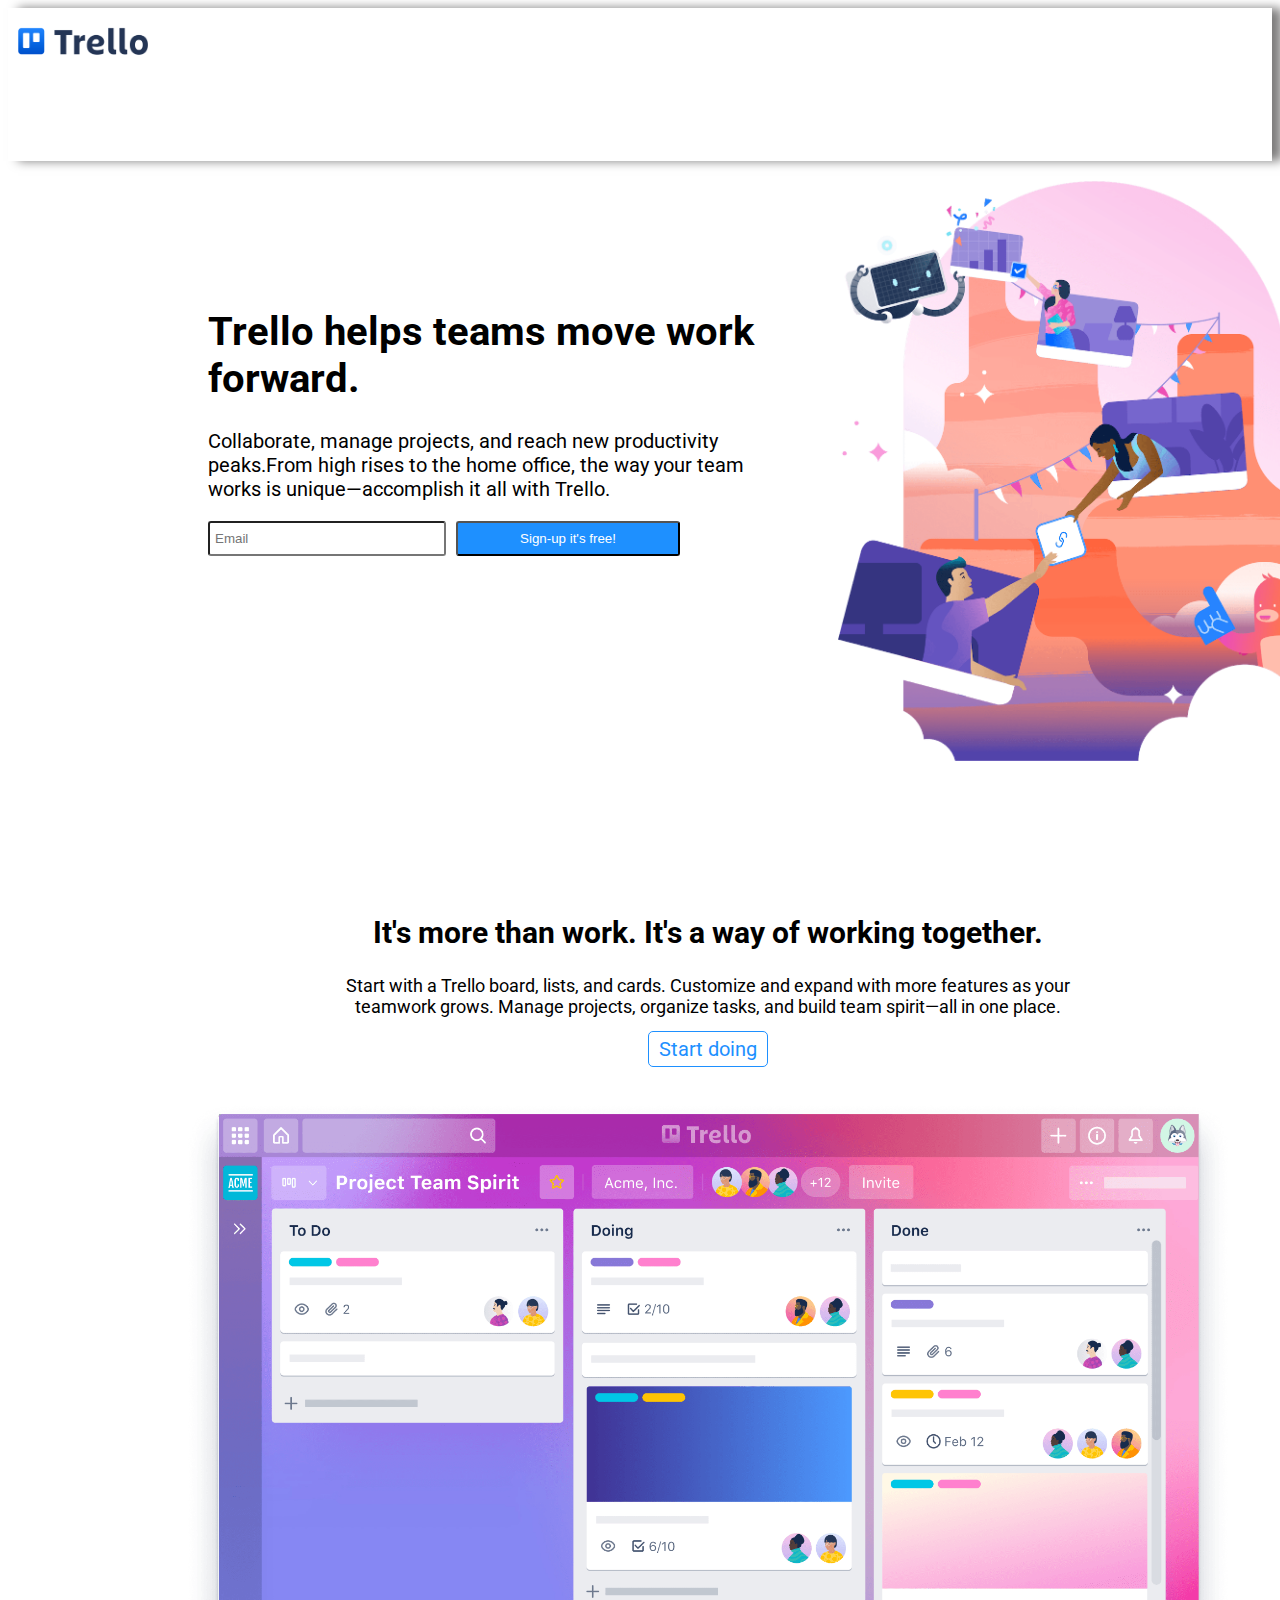
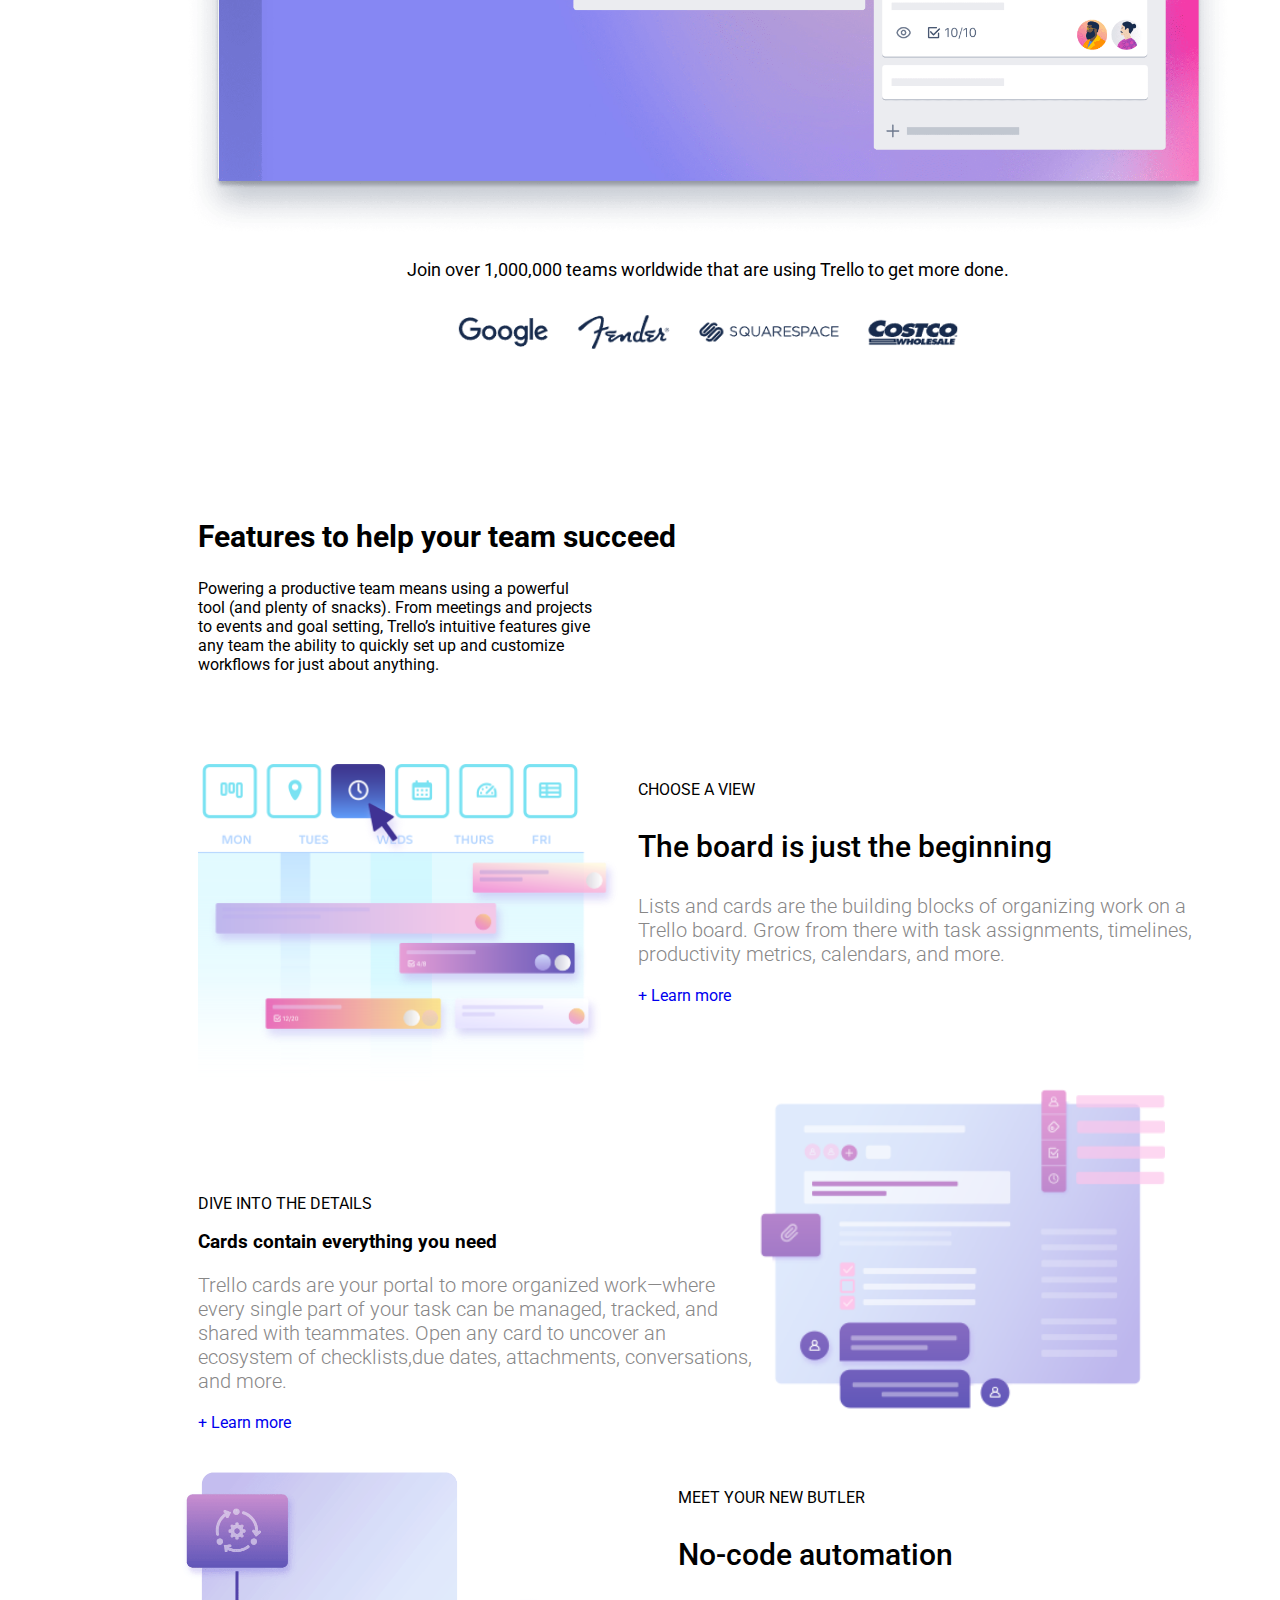
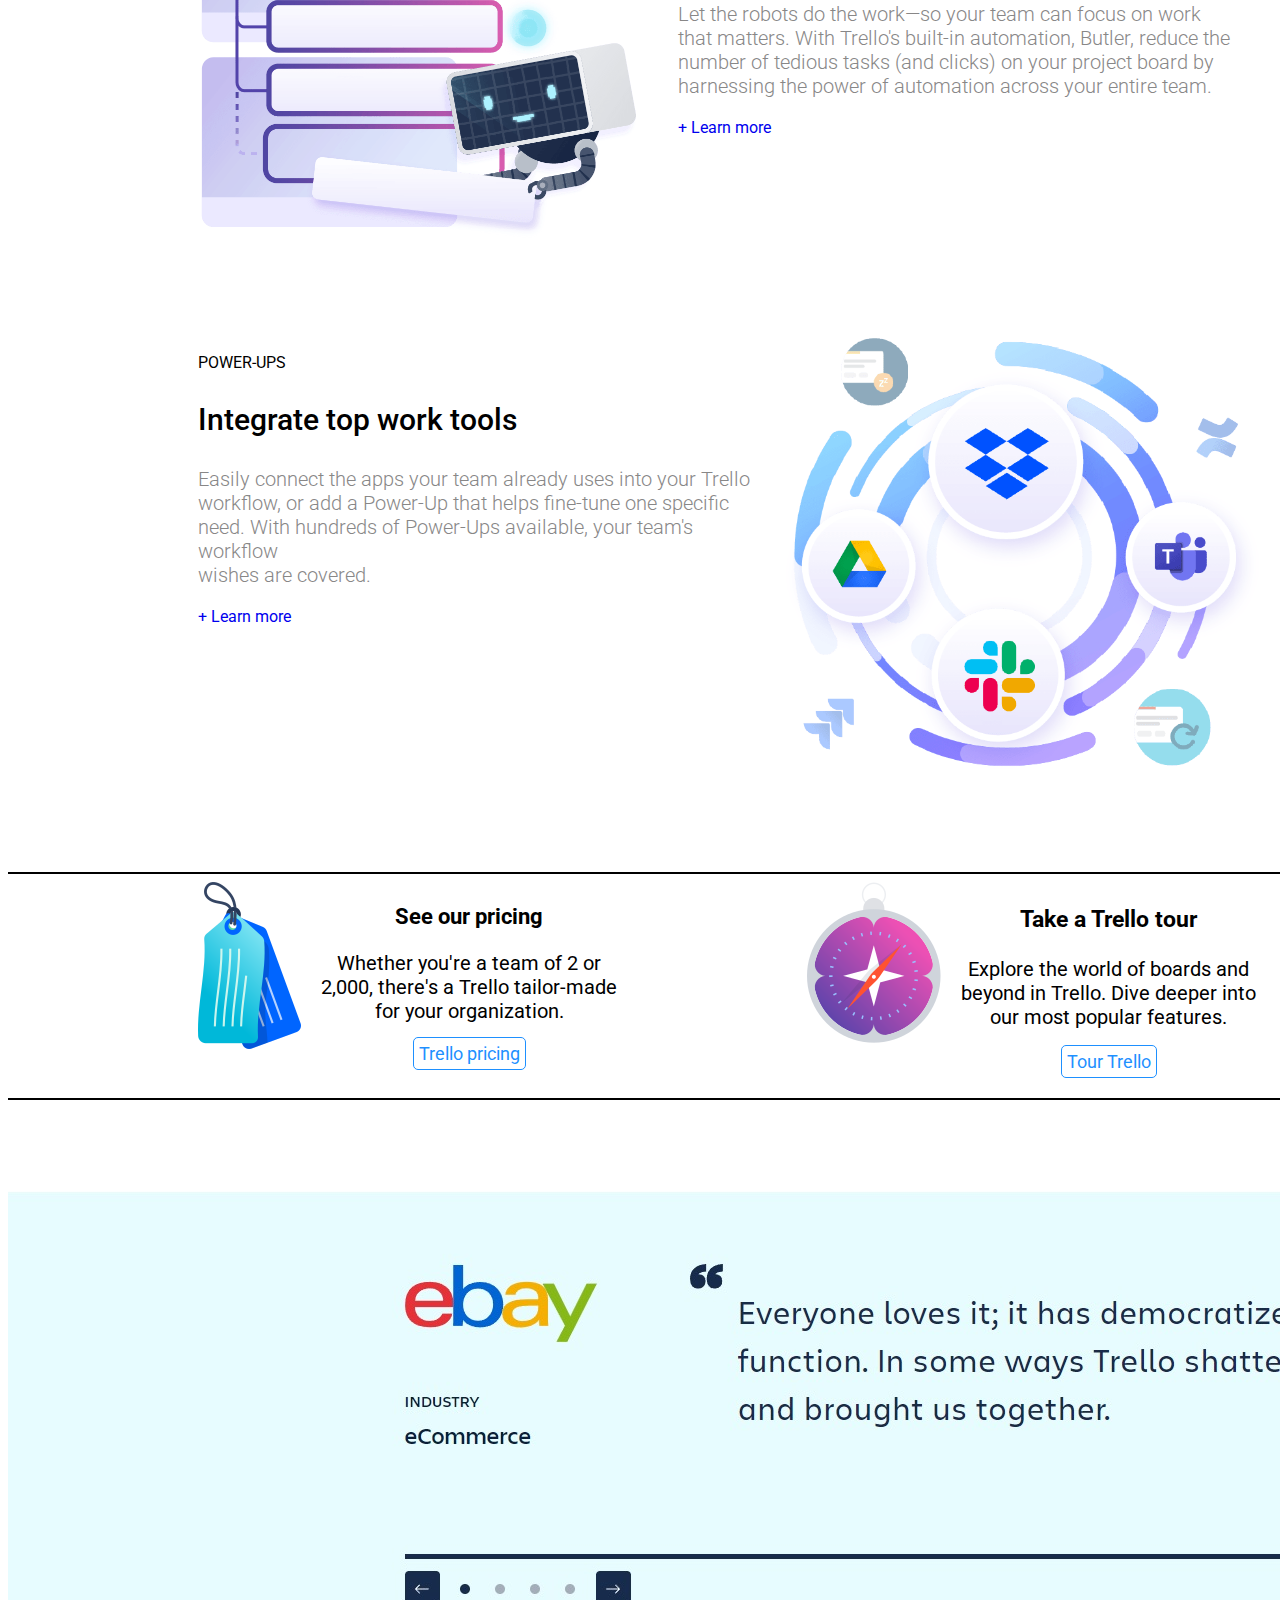
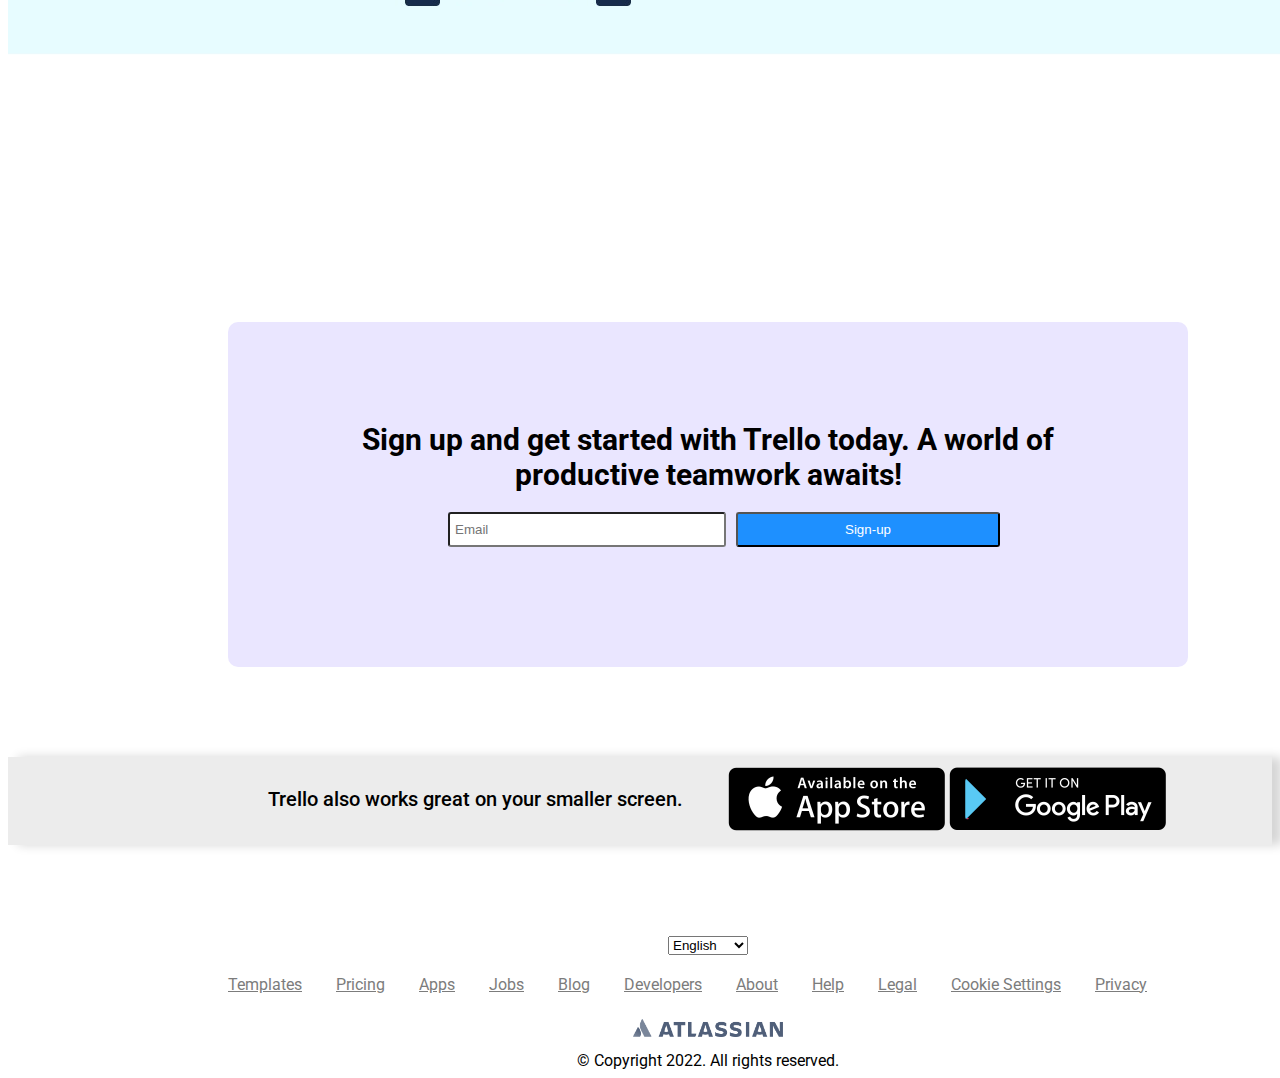
<file: index.html>
<!DOCTYPE html>
<html lang="en">
<head>
    <meta charset="UTF-8">
    <meta http-equiv="X-UA-Compatible" content="IE=edge">
    <meta name="viewport" content="width=device-width, initial-scale=1.0">
    <title>Assignment_5</title>
    <link rel="preconnect" href="https://fonts.googleapis.com">
    <link rel="preconnect" href="https://fonts.gstatic.com" crossorigin>
    <link rel="preconnect" href="https://fonts.googleapis.com">
    <link rel="preconnect" href="https://fonts.gstatic.com" crossorigin>
    <link href="https://fonts.googleapis.com/css2?family=Lato:ital,wght@0,300;0,400;0,900;1,100;1,300;1,400&family=Roboto:wght@300;400;500;900&display=swap" rel="stylesheet">
    <link href="https://fonts.googleapis.com/css2?family=Lato:ital,wght@0,300;0,400;0,900;1,100;1,300;1,400&display=swap" rel="stylesheet">
    <link rel="stylesheet" type="text/css" href="assignment5.css">

</head>
<body>
<header>
    
    <div class="header_nav row">
        <img class="header_img" src="Trello_logo.svg.png">
        <div class="login">
        <a style="color: dodgerblue; font-weight: 500;" href="#">Log in</a>
        <a class="sign" href="#">Sign up</a>
        </div>
    </div>
</header>
<section>
    <div class="container">
        <div class="row">
                <div class="BOX1_1">
                    <h1>Trello helps teams move work<br>forward.</h1>
                    <p>Collaborate, manage projects, and reach new productivity peaks.From high rises to the home office, the way your team works is unique—accomplish it all with Trello.</p>
                    <form class="row">
                        <input type="email" name="email" placeholder="Email">
                        <button type="submit">Sign-up it's free!</button>
                    </form>

                </div>
                <div class="BOX1_2">
                    <img class="hero" src="hero.png">
                </div>
            
            </div>
    </div>

</section>
<section class="section_2">
    <div class="container">
        
            <center>
                <h2>It's more than work. It's a way of working together.</h2>
                <p style="margin-bottom: 20px; font-size: 18px;">Start with a Trello board, lists, and cards. Customize and expand with more features as your<br> teamwork grows. Manage projects, organize tasks, and build team spirit—all in one place.</p>
                <a href="#">Start doing</a>
            </center>
    </div>
</section>
<section class="section_3">
    <div class="container">
        <center>
            <img class="board_1" src="board.png">
            <p>Join over 1,000,000 teams worldwide that are using Trello to get more done.</p>
            <img src="fender.png" style="width: 40%; margin: auto;">
        </center>
            
    </div>
</section>
<section class="container">
    <div>
        <div class="succeed">
        <h2>Features to help your team succeed</h2>
        <p>Powering a productive team means using a powerful<br> tool (and plenty of snacks). From meetings and projects<br> to events and goal setting, Trello’s intuitive features give<br> any team the ability to quickly set up and customize<br> workflows for just about anything.</p>
        </div>

    </div>

</section>
<section class="section_5">
    <div class="container">
        <div class="row">
            <div class="BOX2_1">
                <img src="view.png">
            </div>

            <div class="BOX2_2">
                <p>CHOOSE A VIEW</p>
                <p class="b2p2">The board is just the beginning</p>
                <p class="b2p3">Lists and cards are the building blocks of organizing work on a<br> Trello board. Grow from there with task assignments, timelines,<br> productivity metrics, calendars, and more.</p>
                <a href="#">+ Learn more</a>

            </div>
        </div>

    </div>

</section>
<section class="section_6">
    <div class="container">
        <div class="row">
            <div class="BOX3_1">
                <p>DIVE INTO THE DETAILS</p>
                <h3 class="b3h2">Cards contain everything you need</h3>
                <p class="b2p3">Trello cards are your portal to more organized work—where every single part of your task can be managed, tracked, and shared with teammates. Open any card to uncover an ecosystem of checklists,due dates, attachments, conversations, and more.</p>
                <a href="#">+ Learn more</a>
            </div>

            <div class="BOX3_2">
                <img src="card-back.png">

                

            </div>
        </div>

    </div>

</section>

<section class="section_7">
    <div class="container">
        <div class="row">
            <div class="BOX4_1">
                <img src="automation.png">

            </div>
           <div class="BOX4_2">
               <p>MEET YOUR NEW BUTLER</p>
               <p class="b2p2">No-code automation</p>
               <p class="b2p3" >Let the robots do the work—so your team can focus on work that matters. With Trello's built-in automation, Butler, reduce the<br> number of tedious tasks (and clicks) on your project board by<br> harnessing the power of automation across your entire team.</p>
               <a href="#" style="text-decoration: none;">+ Learn more</a>
            </div>
            
        </div>

    </div>

</section>

<section class="section_8">
    <div class="container">
        <div class="row">
            <div class="BOX5_1">
                <p>POWER-UPS</p>
                <h3 class="b2p2" >Integrate top work tools</h3>
                <p class="b2p3">Easily connect the apps your team already uses into your Trello<br> workflow, or add a Power-Up that helps fine-tune one specific<br> need. With hundreds of Power-Ups available, your team's workflow<br> wishes are covered.</p>
                <a href="#" style="text-decoration: none;">+ Learn more</a>
            </div>

            <div class="BOX5_2">
                <img src="power-ups.png">

                

            </div>
        </div>

    </div>

</section>

<section class="section_9">
    <div class="container">
        <hr>
        <center>
        <div class="row">
            <div class="BOX6 row">
                <div class="BOX6_1">
                    <img src="tag.png">

                </div>
                <div class="BOX6_2">
                    <h3>See our pricing</h3>
                    <p>Whether you're a team of 2 or<br> 2,000, there's a Trello tailor-made<br> for your organization.</p>
                    <a href="#">Trello pricing</a>
                </div>
            </div>
            <div class="BOX7 row">
                <div class="BOX7_1">
                    <img src="compass.png">

                </div>
                <div class="BOX7_2">
                    <h3>Take a Trello tour</h3>
                    <p>Explore the world of boards and<br> beyond in Trello. Dive deeper into<br> our most popular features.</p>
                    <a href="#">Tour Trello</a>

                </div>
            </div>
            
            

        </div>
        </center>
        <hr style="margin-top: 25px;">

    </div>
</section>

<section class="section_10">
    
    <img src="ebay2.jpg">
    </div>
</section>
<section class="section_11">
    
    <div class="container">
        <center>
            <h2>Sign up and get started with Trello today. A world of productive teamwork awaits!
                <form class="row">
                    <input type="email" name="email" placeholder="Email">
                    <button type="submit">Sign-up</button>
                </form>
            </h2>
       </center>
    </div>
</section>
<section class="abovefooter">
    <div class="container">
        <div class="row">
            
            <div class="f1">
                <p style="font-size: 20px; font-weight: 500;">Trello also works great on your smaller screen.</p>
            </div>
            
            <div class="f2">            
                <img src="apple.png">
                <img src="google.png">
            </div>
            
        </div>
    </div>
</section>
<footer class="footer_nav">
    <div class="container">
        <center>
            <form class="form_1">
                <select  name="city" >
                    <option value="English">English</option>
                    <option value="French">French</option>
                    <option value="Spanish">Spanish</option>
                    <option value="Japanese">Japanese</option>
                    <option value="Chinese">Chinese</option>
                </select>
            
            </form>
        </center>
        <center>
        <div class="row">
            <div class="footernavs">
            <a href="#">Templates</a>
            <a href="#">Pricing</a>
            <a href="#">Apps</a>
            <a href="#">Jobs</a>
            <a href="#">Blog</a>
            <a href="#">Developers</a>
            <a href="#">About</a>
            <a href="#">Help</a>
            <a href="#">Legal</a>
            <a href="#">Cookie Settings</a>
            <a href="#">Privacy</a>
            </div>
        </div>
        </center>
        <center>
            <img src="atlassian-logo-gray-small.png"><br>
            <span>&copy; Copyright 2022. All rights reserved.</span>
        </center>
       



        </div>
    </div>

</footer>



    
</body>
</html>
</file>
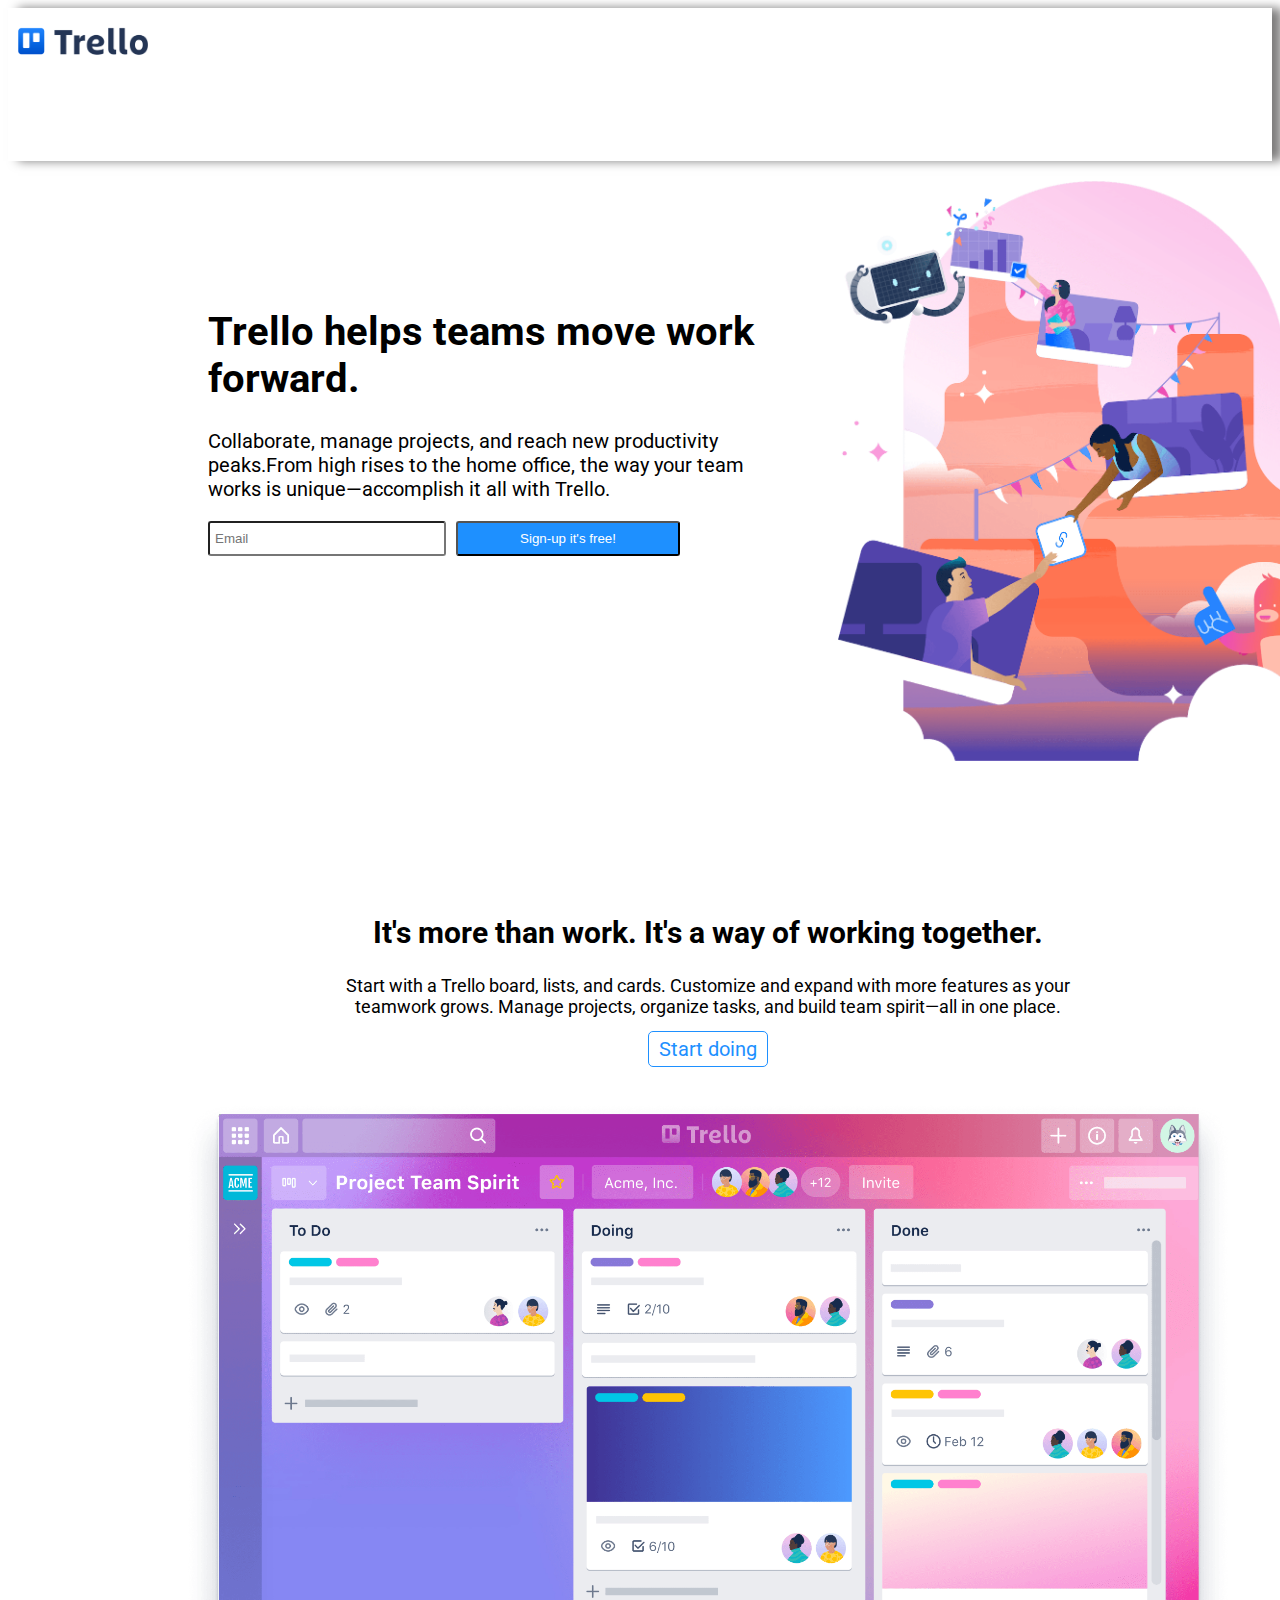
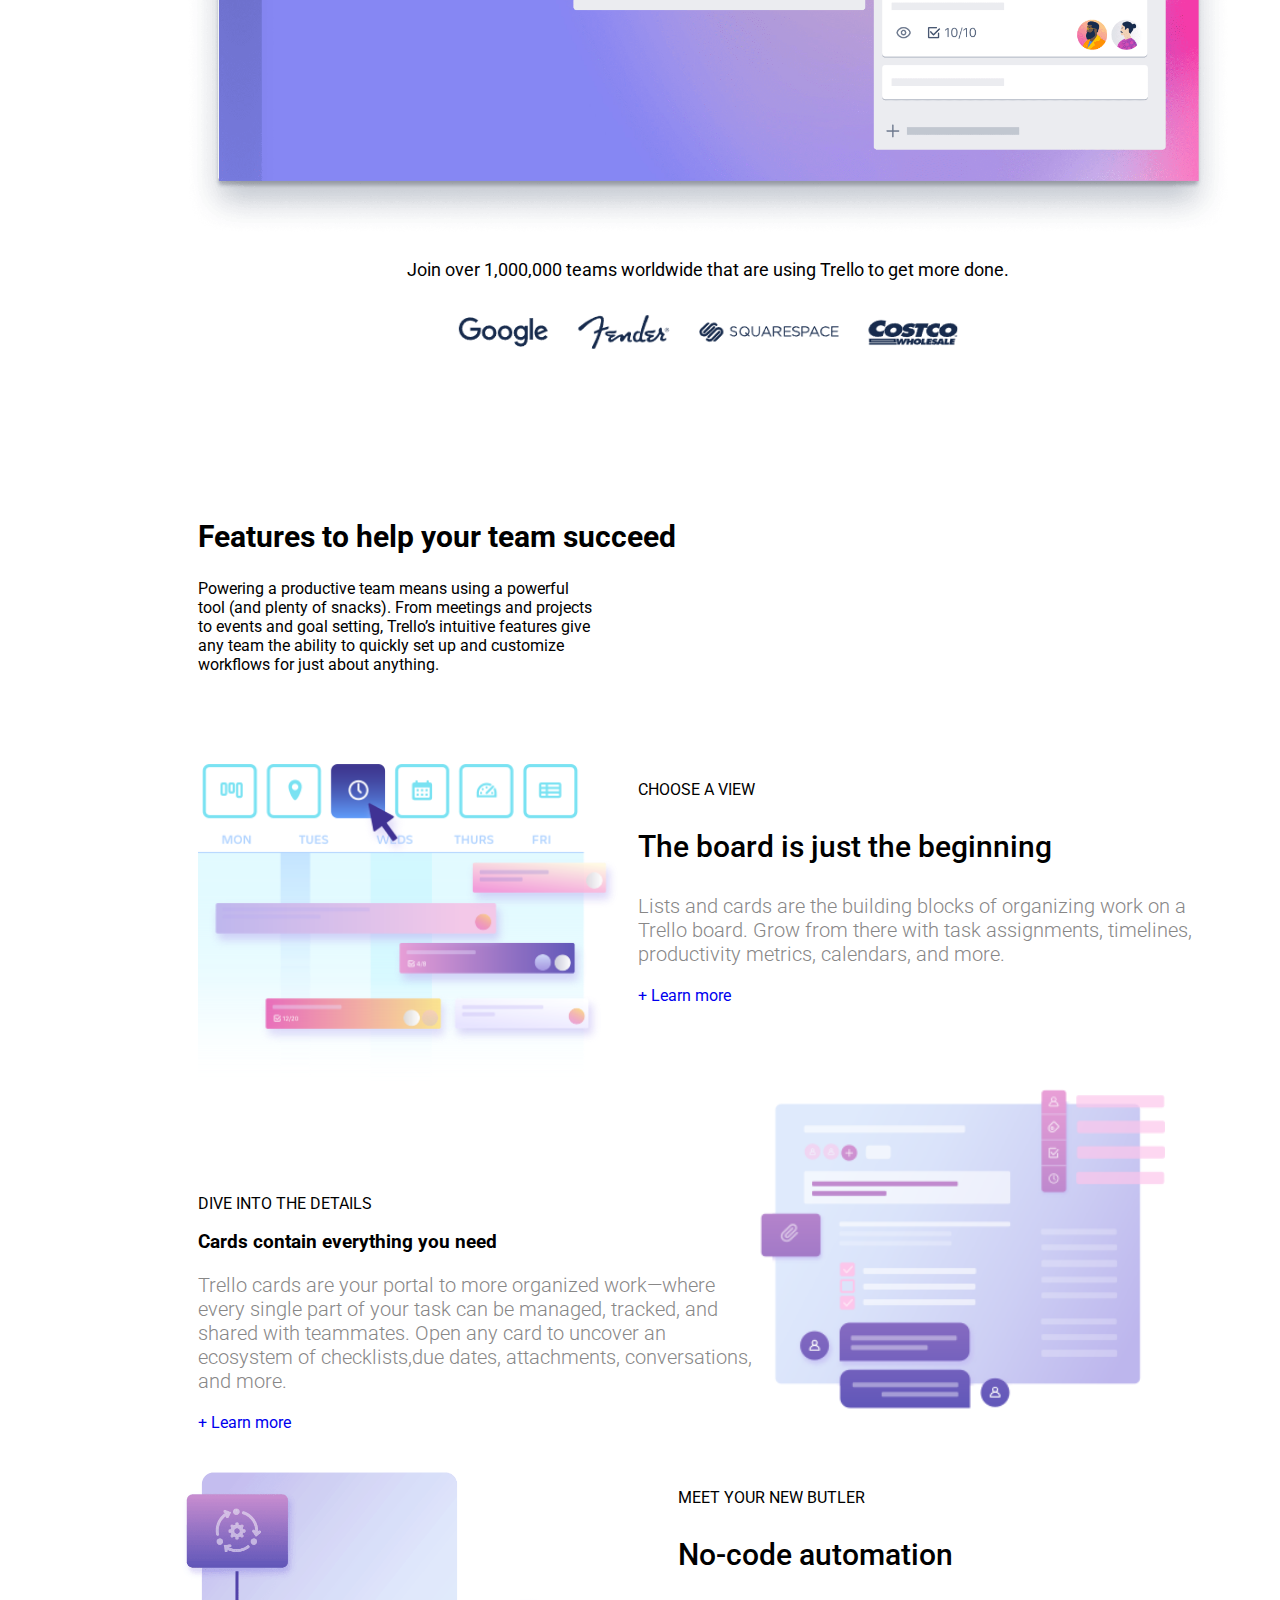
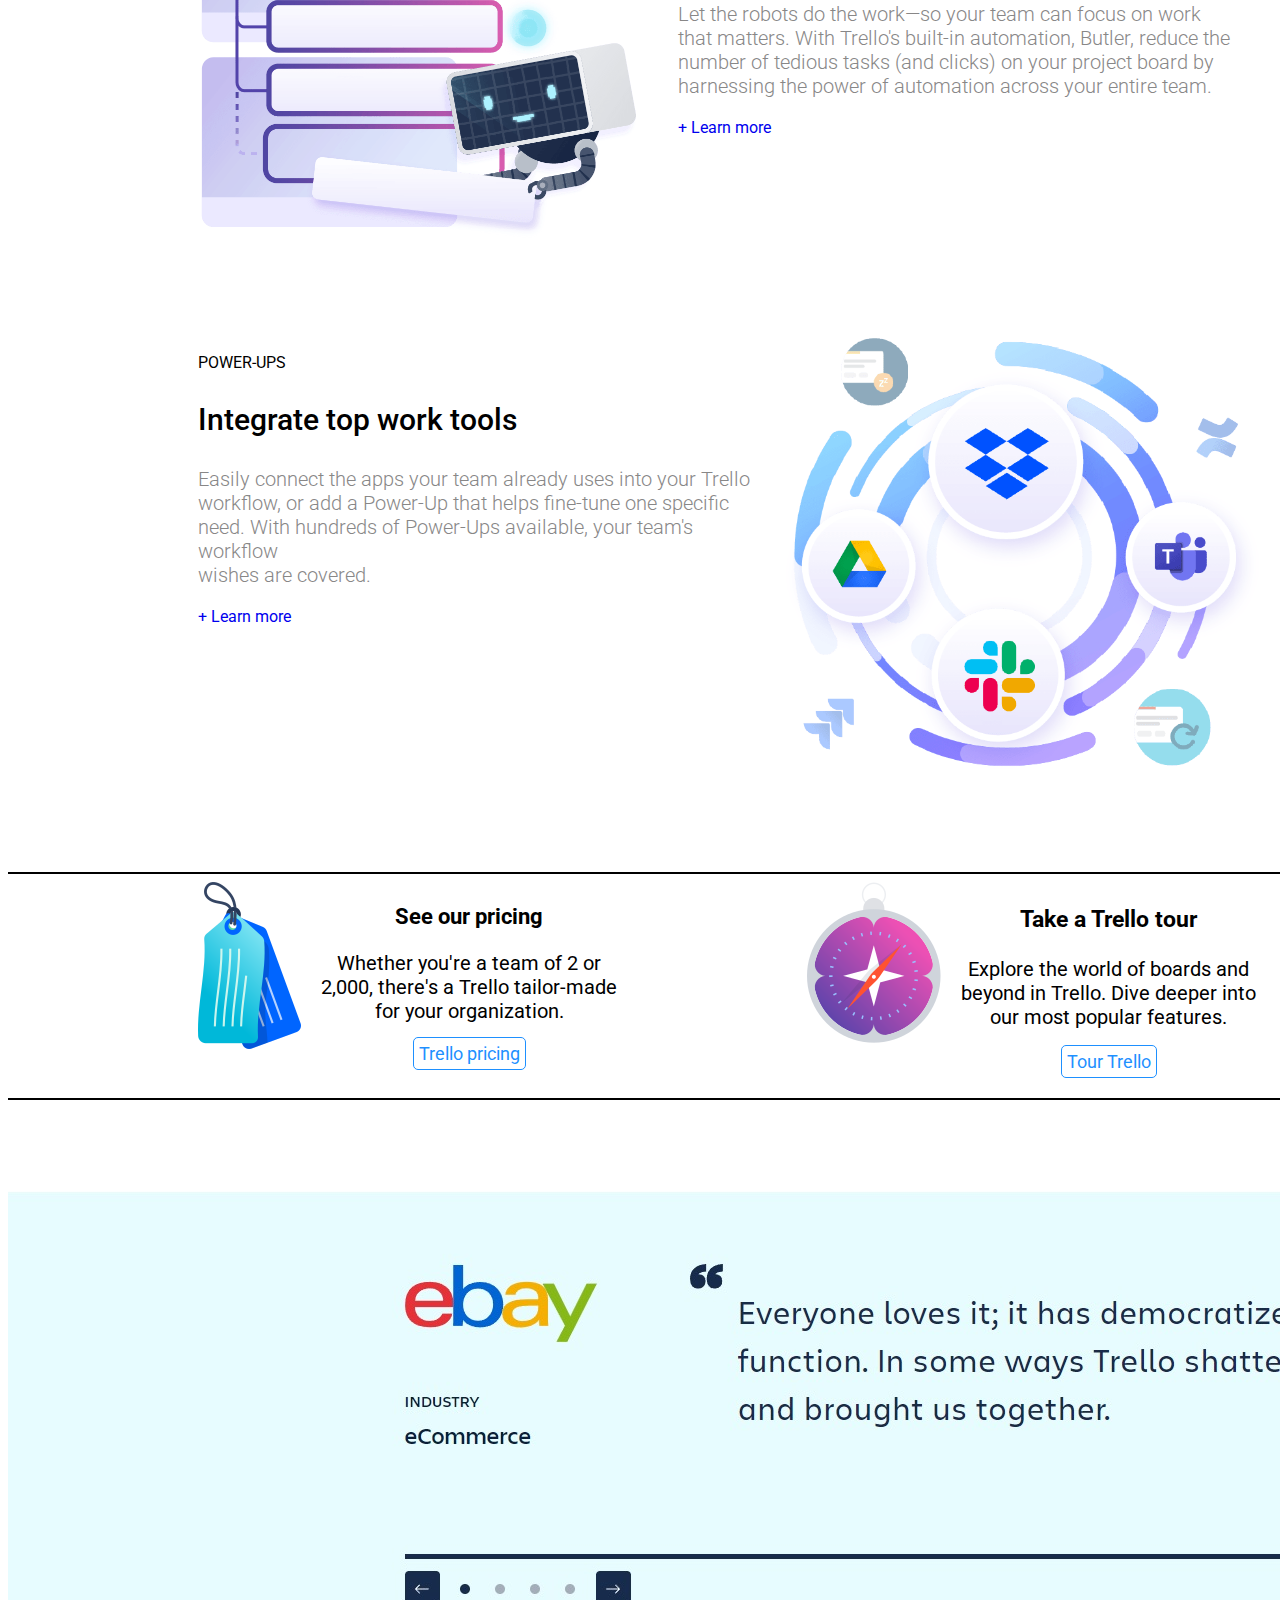
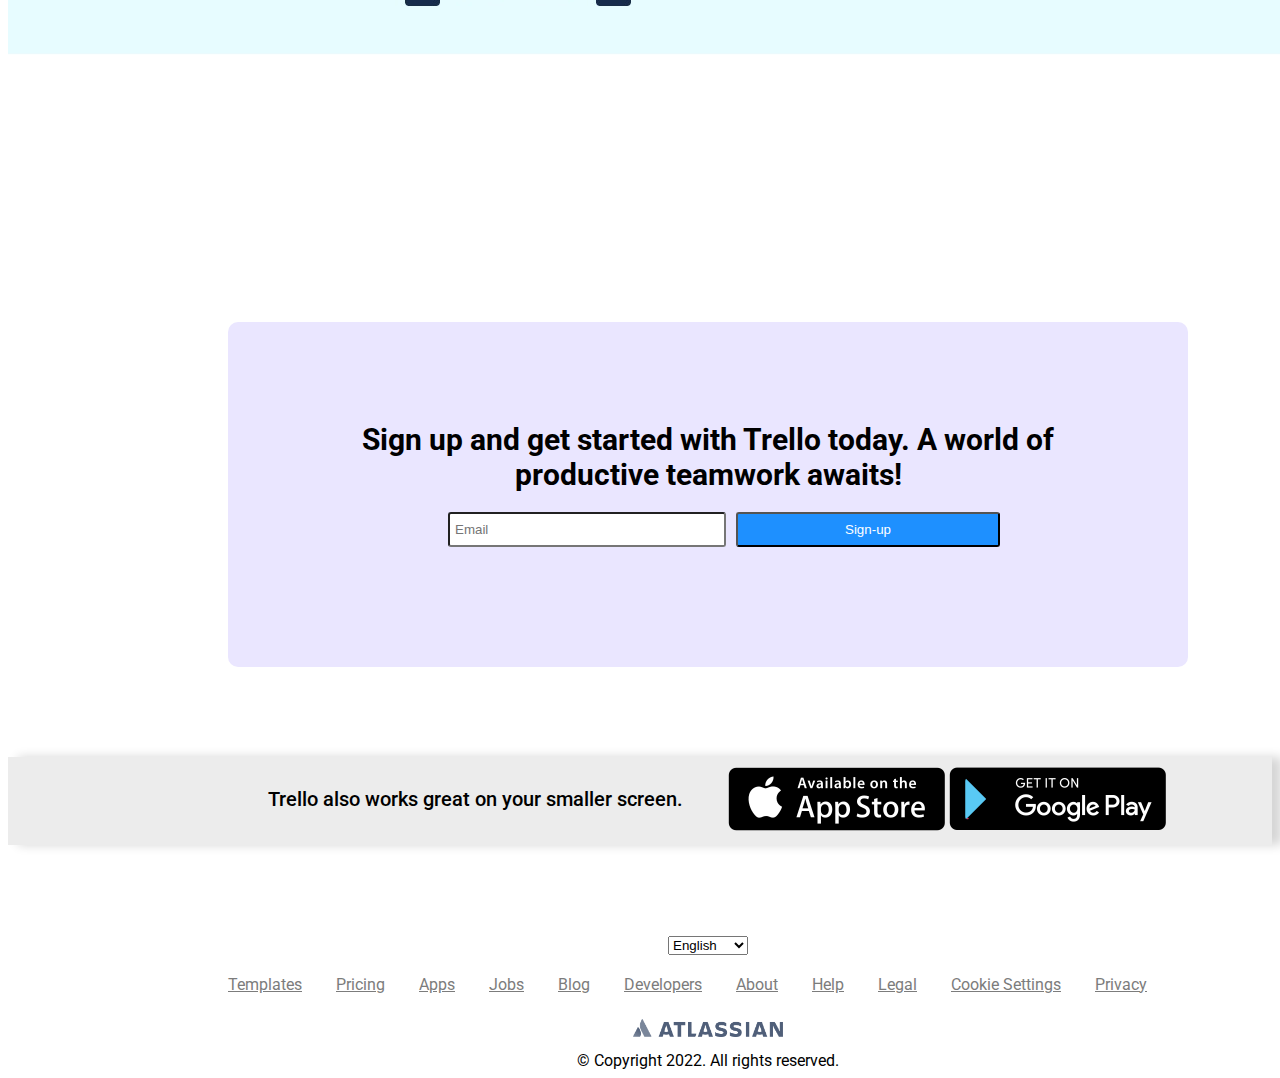
<file: assignment5.html>
<!DOCTYPE html>
<html lang="en">
<head>
    <meta charset="UTF-8">
    <meta http-equiv="X-UA-Compatible" content="IE=edge">
    <meta name="viewport" content="width=device-width, initial-scale=1.0">
    <title>Assignment_5</title>
    <link rel="preconnect" href="https://fonts.googleapis.com">
    <link rel="preconnect" href="https://fonts.gstatic.com" crossorigin>
    <link rel="preconnect" href="https://fonts.googleapis.com">
    <link rel="preconnect" href="https://fonts.gstatic.com" crossorigin>
    <link href="https://fonts.googleapis.com/css2?family=Lato:ital,wght@0,300;0,400;0,900;1,100;1,300;1,400&family=Roboto:wght@300;400;500;900&display=swap" rel="stylesheet">
    <link href="https://fonts.googleapis.com/css2?family=Lato:ital,wght@0,300;0,400;0,900;1,100;1,300;1,400&display=swap" rel="stylesheet">
    <link rel="stylesheet" type="text/css" href="assignment5.css">

</head>
<body>
<header>
    
    <div class="header_nav row">
        <img class="header_img" src="Trello_logo.svg.png">
        <div class="login">
        <a style="color: dodgerblue; font-weight: 500;" href="#">Log in</a>
        <a class="sign" href="#">Sign up</a>
        </div>
    </div>
</header>
<section>
    <div class="container">
        <div class="row">
                <div class="BOX1_1">
                    <h1>Trello helps teams move work<br>forward.</h1>
                    <p>Collaborate, manage projects, and reach new productivity peaks.From high rises to the home office, the way your team works is unique—accomplish it all with Trello.</p>
                    <form class="row">
                        <input type="email" name="email" placeholder="Email">
                        <button type="submit">Sign-up it's free!</button>
                    </form>

                </div>
                <div class="BOX1_2">
                    <img class="hero" src="hero.png">
                </div>
            
            </div>
    </div>

</section>
<section class="section_2">
    <div class="container">
        
            <center>
                <h2>It's more than work. It's a way of working together.</h2>
                <p style="margin-bottom: 20px; font-size: 18px;">Start with a Trello board, lists, and cards. Customize and expand with more features as your<br> teamwork grows. Manage projects, organize tasks, and build team spirit—all in one place.</p>
                <a href="#">Start doing</a>
            </center>
    </div>
</section>
<section class="section_3">
    <div class="container">
        <center>
            <img class="board_1" src="board.png">
            <p>Join over 1,000,000 teams worldwide that are using Trello to get more done.</p>
            <img src="fender.png" style="width: 40%; margin: auto;">
        </center>
            
    </div>
</section>
<section class="container">
    <div>
        <div class="succeed">
        <h2>Features to help your team succeed</h2>
        <p>Powering a productive team means using a powerful<br> tool (and plenty of snacks). From meetings and projects<br> to events and goal setting, Trello’s intuitive features give<br> any team the ability to quickly set up and customize<br> workflows for just about anything.</p>
        </div>

    </div>

</section>
<section class="section_5">
    <div class="container">
        <div class="row">
            <div class="BOX2_1">
                <img src="view.png">
            </div>

            <div class="BOX2_2">
                <p>CHOOSE A VIEW</p>
                <p class="b2p2">The board is just the beginning</p>
                <p class="b2p3">Lists and cards are the building blocks of organizing work on a<br> Trello board. Grow from there with task assignments, timelines,<br> productivity metrics, calendars, and more.</p>
                <a href="#">+ Learn more</a>

            </div>
        </div>

    </div>

</section>
<section class="section_6">
    <div class="container">
        <div class="row">
            <div class="BOX3_1">
                <p>DIVE INTO THE DETAILS</p>
                <h3 class="b3h2">Cards contain everything you need</h3>
                <p class="b2p3">Trello cards are your portal to more organized work—where every single part of your task can be managed, tracked, and shared with teammates. Open any card to uncover an ecosystem of checklists,due dates, attachments, conversations, and more.</p>
                <a href="#">+ Learn more</a>
            </div>

            <div class="BOX3_2">
                <img src="card-back.png">

                

            </div>
        </div>

    </div>

</section>

<section class="section_7">
    <div class="container">
        <div class="row">
            <div class="BOX4_1">
                <img src="automation.png">

            </div>
           <div class="BOX4_2">
               <p>MEET YOUR NEW BUTLER</p>
               <p class="b2p2">No-code automation</p>
               <p class="b2p3" >Let the robots do the work—so your team can focus on work that matters. With Trello's built-in automation, Butler, reduce the<br> number of tedious tasks (and clicks) on your project board by<br> harnessing the power of automation across your entire team.</p>
               <a href="#" style="text-decoration: none;">+ Learn more</a>
            </div>
            
        </div>

    </div>

</section>

<section class="section_8">
    <div class="container">
        <div class="row">
            <div class="BOX5_1">
                <p>POWER-UPS</p>
                <h3 class="b2p2" >Integrate top work tools</h3>
                <p class="b2p3">Easily connect the apps your team already uses into your Trello<br> workflow, or add a Power-Up that helps fine-tune one specific<br> need. With hundreds of Power-Ups available, your team's workflow<br> wishes are covered.</p>
                <a href="#" style="text-decoration: none;">+ Learn more</a>
            </div>

            <div class="BOX5_2">
                <img src="power-ups.png">

                

            </div>
        </div>

    </div>

</section>

<section class="section_9">
    <div class="container">
        <hr>
        <center>
        <div class="row">
            <div class="BOX6 row">
                <div class="BOX6_1">
                    <img src="tag.png">

                </div>
                <div class="BOX6_2">
                    <h3>See our pricing</h3>
                    <p>Whether you're a team of 2 or<br> 2,000, there's a Trello tailor-made<br> for your organization.</p>
                    <a href="#">Trello pricing</a>
                </div>
            </div>
            <div class="BOX7 row">
                <div class="BOX7_1">
                    <img src="compass.png">

                </div>
                <div class="BOX7_2">
                    <h3>Take a Trello tour</h3>
                    <p>Explore the world of boards and<br> beyond in Trello. Dive deeper into<br> our most popular features.</p>
                    <a href="#">Tour Trello</a>

                </div>
            </div>
            
            

        </div>
        </center>
        <hr style="margin-top: 25px;">

    </div>
</section>

<section class="section_10">
    
    <img src="ebay2.jpg">
    </div>
</section>
<section class="section_11">
    
    <div class="container">
        <center>
            <h2>Sign up and get started with Trello today. A world of productive teamwork awaits!
                <form class="row">
                    <input type="email" name="email" placeholder="Email">
                    <button type="submit">Sign-up</button>
                </form>
            </h2>
       </center>
    </div>
</section>
<section class="abovefooter">
    <div class="container">
        <div class="row">
            
            <div class="f1">
                <p style="font-size: 20px; font-weight: 500;">Trello also works great on your smaller screen.</p>
            </div>
            
            <div class="f2">            
                <img src="apple.png">
                <img src="google.png">
            </div>
            
        </div>
    </div>
</section>
<footer class="footer_nav">
    <div class="container">
        <center>
            <form class="form_1">
                <select  name="city" >
                    <option value="English">English</option>
                    <option value="French">French</option>
                    <option value="Spanish">Spanish</option>
                    <option value="Japanese">Japanese</option>
                    <option value="Chinese">Chinese</option>
                </select>
            
            </form>
        </center>
        <center>
        <div class="row">
            <div class="footernavs">
            <a href="#">Templates</a>
            <a href="#">Pricing</a>
            <a href="#">Apps</a>
            <a href="#">Jobs</a>
            <a href="#">Blog</a>
            <a href="#">Developers</a>
            <a href="#">About</a>
            <a href="#">Help</a>
            <a href="#">Legal</a>
            <a href="#">Cookie Settings</a>
            <a href="#">Privacy</a>
            </div>
        </div>
        </center>
        <center>
            <img src="atlassian-logo-gray-small.png"><br>
            <span>&copy; Copyright 2022. All rights reserved.</span>
        </center>
       



        </div>
    </div>

</footer>



    
</body>
</html>
</file>
<file: assignment5.css>
body{
    font-family: 'Lato', sans-serif;
    font-family: 'Roboto', sans-serif;
    background-color: white;
}
.container{
    width: 1400px;
    margin: auto;
}
.row{
    display: flex;
    flex-wrap: wrap;
}
.header_img{
    width: 130px;
    height: auto;
    padding-top: 5px;
    
}
.header_nav {
    box-shadow: 10px 0px 10px rgb(126, 125, 125);
    background-color: white;
    padding: 10px;

}
.login {
    padding-top: 10px;
    margin-top: 5px;
    margin-left: 1600px;
}
.login a{
    margin-left: 10px;
    text-decoration: none;
}
.sign{
    background-color: dodgerblue;
    color: white;
    padding: 7px;
    border-radius: 3px;
}

.BOX1_1{
    width: 40%;
    margin-left: 200px;
    margin-top: 120px;
    
}
.BOX1_1 p{
    font-size: 20px;
}
.BOX1_2 {
    margin-top: 20px;
    width: 40%;
    margin-left: 30px;
    margin-left: 70px;
}
.BOX1_2 img{
    width: 80%;
}
h1{
    font-size: 40px;
}
form input{
    width: 40%;
    padding: 5px;
    border-radius: 3px;
   
}
form button{
    width: 40%;
    padding: 8px;
    margin-left: 10px;
    background-color: dodgerblue;
    color: white;
    border-radius: 3px;
}
h2{
    margin-top: 150px;
    font-size: 30px;
}
.section_2 a{
    text-decoration: none;
    font-size: 20px;
    padding: 5px 10px;
    background-color: white;
    color: dodgerblue;
    border: 1px solid dodgerblue;
    border-radius: 5px;
}
.section_3 img{
    margin-top: 40px;
    width: 75%;
}
.section_3 p{
    font-size: 18px;
}
.succeed {
    margin-left: 190px;
}
.section_5{
    margin-top: 90px;
    
}
.BOX2_1 img{
    width: 70%;
    margin-left: 190px;
}
.b2p2 {
    font-size: 30px;
    font-weight: 500;
}
.b2p3 {
    font-size: 20px;
    font-weight: 300;
    color: rgb(136, 135, 135);
}
.BOX2_2 a {
    text-decoration: none;

}
.BOX2_2 {
    padding-left: 25px;
}
.BOX3_1{
    width: 40%;
    margin-top: 90px;
    margin-left: 190px;
}
.BOX3_1 a {
    text-decoration: none;
}
.BOX3_2 img {
    width: 120%;
}
.section_7 {
    margin-top: 40px;
}

.BOX4_1 {
    width: 35%;
    margin-left: 170px;
}
.BOX4_1 img{
    width: 100%;
   
}

.BOX4_2 {
    width: 40%;
    padding-left: 10px;
    
}
.section_8 {
    margin-top: 90px;
}
.BOX5_1 {
    width: 40%;
    margin-left: 190px;
}
.BOX5_2 {
    width: 35%;
    
    
}
.BOX5_2 img {
    width: 100%;
    padding-left: 20px;
}
.section_9 {
    margin-top: 90px;
}
hr {
    border: 1px solid black;
}
.BOX6 {
    margin-left: 190px;
}
.BOX6 p{
    font-size: 20px;
}
.BOX6_2{
    padding-left: 20px;
}
.BOX7 {
    
    font-size: 20px;
}
.BOX7 {
    margin-left: 190px;
}
.BOX7_2{
    padding-left: 20px;

}
.BOX6_2 a{
    text-decoration: none;
    font-size: 18px;
    border: 1px solid dodgerblue;
    background-color: white;
    color: dodgerblue;
    padding: 5px;
    border-radius: 5px;
}
.BOX7_2 a{
    text-decoration: none;
    font-size: 18px;
    border: 1px solid dodgerblue;
    background-color: white;
    color: dodgerblue;
    padding: 5px;
    border-radius: 5px;
}
.BOX6_2 h3 {
    font-size: 22px;
}
.section_10{
    margin-top: 90px;
}
.section_11 h2 {
    background-color: rgb(234,230,255);
    padding: 100px 60px;
    width: 60%;
    margin: auto;
    border-radius: 10px;
}
.section_11 form {
    padding: 20px;
    margin-left: 140px;
}

.abovefooter {
    
    box-shadow: 10px 0px 10px rgb(214, 214, 214);
    background-color: rgb(236, 236, 236);
    padding: 10px;
    margin-top: 90px;
}
.f1{
    width: 50%;
}
.f1 p{
    margin-left: 250px;

}
.f2{
    width: 40%;
}
.f2 {
       margin-left: 10px;
}
.footer_nav {
    margin-top: 90px;
}
.footernavs {
    margin-top: 20px;
    margin-left: 190px;
}
.footernavs a {
    color: rgb(124, 124, 124);
    padding-left: 30px;
}
.footer_nav img {
    margin-top: 25px;
    margin-bottom: 10px;
    width: 150px;
}
</file>
